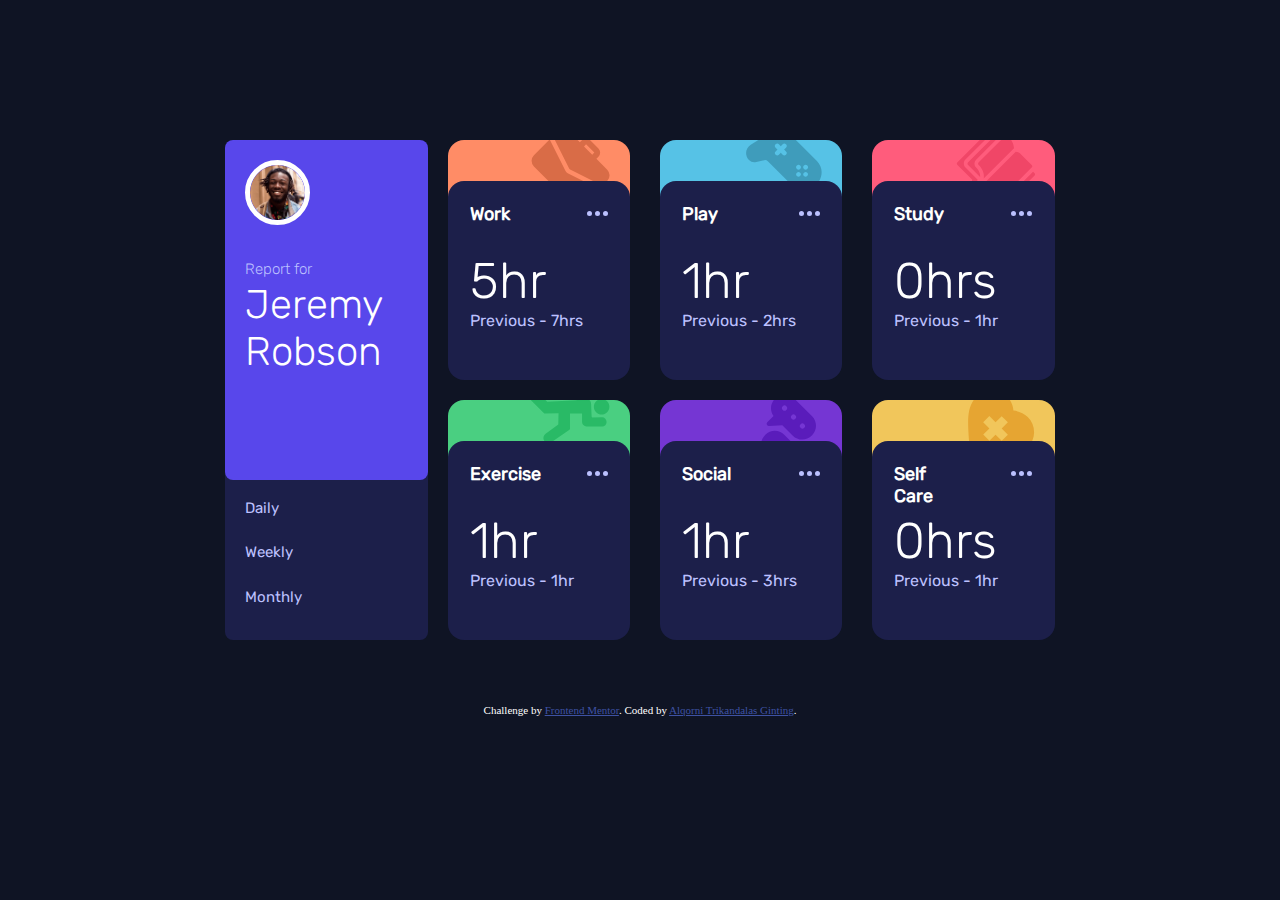
<file: index.html>
<!DOCTYPE html>
<html lang="en">
<head>
  <meta charset="UTF-8">
  <meta name="viewport" content="width=device-width, initial-scale=1.0"> <!-- displays site properly based on user's device -->

  <link rel="icon" type="image/png" sizes="32x32" href="./images/favicon-32x32.png">
  <link rel="stylesheet" href="style.css">
  <title>Frontend Mentor | Time tracking dashboard</title>

</head>
<body>
  <div class="bigcontainer" id="card01">
    <header>
      <div class="headercontainer">
        <img src="images/image-jeremy.png" alt="Avatar Image">
        <div class="nameContainer">
          <h1>Report for</h1>
          <h2>Jeremy Robson</h2>
        </div>
      </div>
      <ol>
        <li><button type="button" id="dailyButton">Daily</button></li>
        <li><button type="button" id="weeklyButton">Weekly</button></li>
        <li><button type="button" id="monthlyButton">Monthly</button></li>
      </ol>
    </header>
    <main>
      <section>
        <div class="background" id="card02">
        </div>
          <div class="card">
            <h3>Work</h3>
            <button>
              <svg width="21" height="5" xmlns="http://www.w3.org/2000/svg"><path d="M2.5 0a2.5 2.5 0 1 1 0 5 2.5 2.5 0 0 1 0-5Zm8 0a2.5 2.5 0 1 1 0 5 2.5 2.5 0 0 1 0-5Zm8 0a2.5 2.5 0 1 1 0 5 2.5 2.5 0 0 1 0-5Z" fill="#BBC0FF" fill-rule="evenodd"/></svg>
            </button>
            <h4 id="card0">5hr</h4> <!-- daily -->
            <span id="cardPrevious0">Previous - 7hrs</span> <!-- daily -->
            <!-- 32hrs --> <!-- weekly -->
            <!-- Previous - 36hrs --> <!-- weekly -->
           <!--  103hrs --> <!-- monthly -->
            <!-- Previous - 128hrs --> <!-- monthly -->
          </div>
      </section>
      <section>
        <div class="background" id="card03">
        </div>
          <div class="card">
            <h3>Play</h3>
            <button>
              <svg width="21" height="5" xmlns="http://www.w3.org/2000/svg"><path d="M2.5 0a2.5 2.5 0 1 1 0 5 2.5 2.5 0 0 1 0-5Zm8 0a2.5 2.5 0 1 1 0 5 2.5 2.5 0 0 1 0-5Zm8 0a2.5 2.5 0 1 1 0 5 2.5 2.5 0 0 1 0-5Z" fill="#BBC0FF" fill-rule="evenodd"/></svg>
            </button>
            <h4 id="card1">1hr</h4> <!-- daily -->
            <span id="cardPrevious1">Previous - 2hrs</span> <!-- daily -->
            <!-- 10hrs --> <!-- weekly -->
            <!--  Previous - 8hrs--> <!-- weekly -->
           <!--  23hrs --> <!-- monthly -->
            <!-- Previous - 29hrs --> <!-- monthly -->
          </div>
      </section>
      <section>
        <div class="background" id="card04">
        </div>
          <div class="card">
            <h3>Study</h3>
            <button>
              <svg width="21" height="5" xmlns="http://www.w3.org/2000/svg"><path d="M2.5 0a2.5 2.5 0 1 1 0 5 2.5 2.5 0 0 1 0-5Zm8 0a2.5 2.5 0 1 1 0 5 2.5 2.5 0 0 1 0-5Zm8 0a2.5 2.5 0 1 1 0 5 2.5 2.5 0 0 1 0-5Z" fill="#BBC0FF" fill-rule="evenodd"/></svg>
            </button>
            <h4 id="card2">0hrs</h4> <!-- daily -->
            <span id="cardPrevious2">Previous - 1hr</span> <!-- daily -->
            <!-- 4hrs --> <!-- weekly -->
           <!--  Previous - 7hrs --> <!-- weekly -->
            <!-- 13hrs --> <!-- monthly -->
            <!-- Previous - 19hrs --> <!-- monthly -->
          </div>
      </section>
      <section>
        <div class="background" id="card05">
        </div>
          <div class="card">
            <h3>Exercise</h3>
            <button>
              <svg width="21" height="5" xmlns="http://www.w3.org/2000/svg"><path d="M2.5 0a2.5 2.5 0 1 1 0 5 2.5 2.5 0 0 1 0-5Zm8 0a2.5 2.5 0 1 1 0 5 2.5 2.5 0 0 1 0-5Zm8 0a2.5 2.5 0 1 1 0 5 2.5 2.5 0 0 1 0-5Z" fill="#BBC0FF" fill-rule="evenodd"/></svg>
            </button>
            <h4 id="card3">1hr</h4> <!-- daily -->
            <span id="cardPrevious3">Previous - 1hr</span> <!-- daily -->
            <!-- 4hrs --> <!-- weekly -->
           <!--  Previous - 5hrs --> <!-- weekly -->
            <!-- 11hrs --> <!-- monthly -->
            <!-- Previous - 18hrs --> <!-- monthly -->
          </div>
      </section>
      <section>
        <div class="background" id="card06">
        </div>
          <div class="card">
            <h3>Social</h3>
            <button>
              <svg width="21" height="5" xmlns="http://www.w3.org/2000/svg"><path d="M2.5 0a2.5 2.5 0 1 1 0 5 2.5 2.5 0 0 1 0-5Zm8 0a2.5 2.5 0 1 1 0 5 2.5 2.5 0 0 1 0-5Zm8 0a2.5 2.5 0 1 1 0 5 2.5 2.5 0 0 1 0-5Z" fill="#BBC0FF" fill-rule="evenodd"/></svg>
            </button>
            <h4 id="card4">1hr</h4> <!-- daily -->
            <span id="cardPrevious4">Previous - 3hrs</span> <!-- daily -->
            <!-- 5hrs --> <!-- weekly -->
            <!-- Previous - 10hrs --> <!-- weekly -->
            <!-- 21hrs --> <!-- monthly -->
            <!-- Previous - 23hrs --> <!-- monthly -->
          </div>
      </section>
      <section>
        <div class="background" id="card07">
        </div>
          <div class="card">
            <h3>Self Care</h3>
            <button>
              <svg width="21" height="5" xmlns="http://www.w3.org/2000/svg"><path d="M2.5 0a2.5 2.5 0 1 1 0 5 2.5 2.5 0 0 1 0-5Zm8 0a2.5 2.5 0 1 1 0 5 2.5 2.5 0 0 1 0-5Zm8 0a2.5 2.5 0 1 1 0 5 2.5 2.5 0 0 1 0-5Z" fill="#BBC0FF" fill-rule="evenodd"/></svg>
            </button>
            <h4 id="card5">0hrs</h4> <!-- daily -->
            <span id="cardPrevious5">Previous - 1hr</span> <!-- daily -->

          </div>
      </section>
    </main>
    <footer class="attribution">
      Challenge by <a href="https://www.frontendmentor.io?ref=challenge" target="_blank">Frontend Mentor</a>. 
      Coded by <a href="#">Alqorni Trikandalas Ginting</a>.
    </footer>
  </div>
  <script src="main.js"></script>
</body>
</html>
</file>
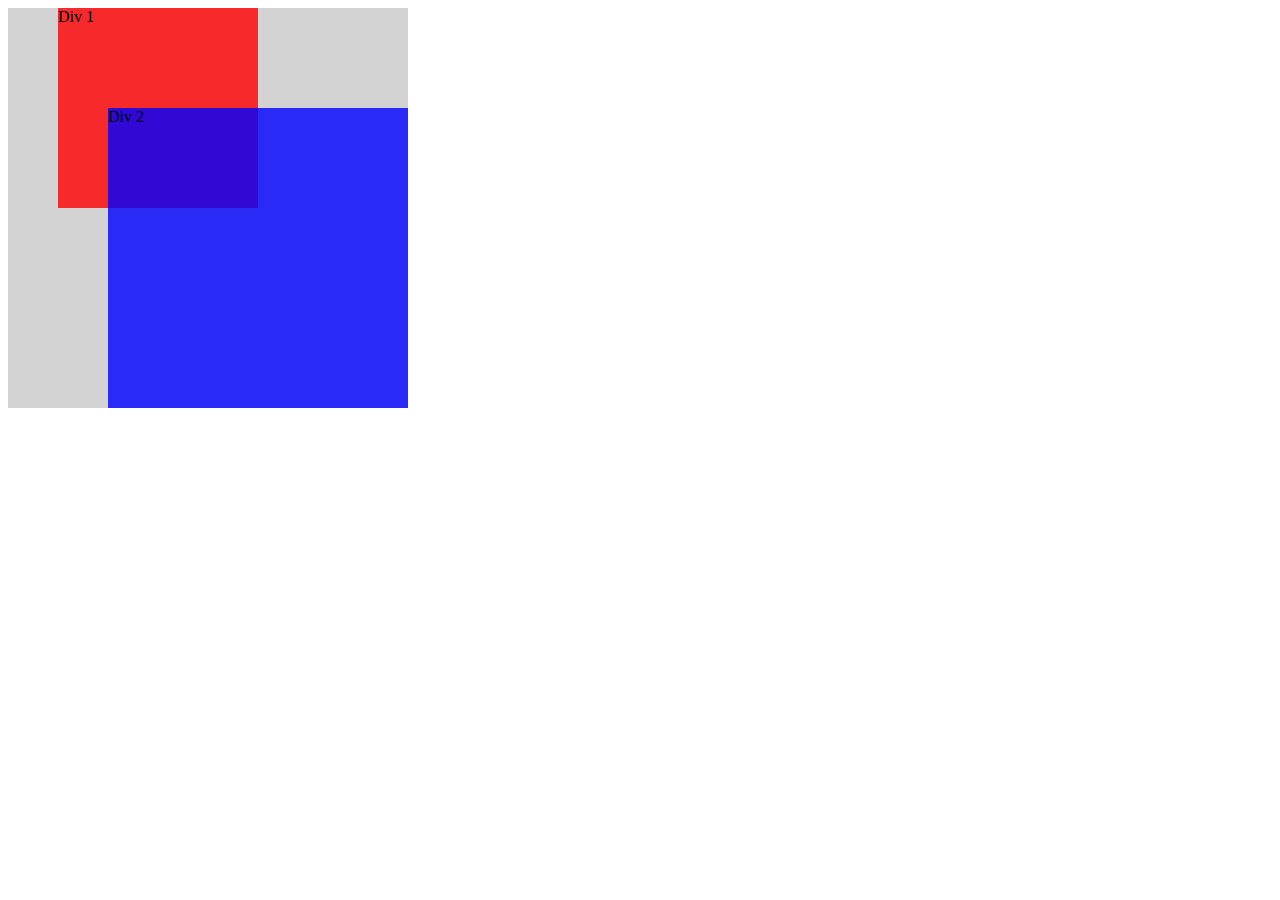
<file: Untitled-1.html>
<!DOCTYPE html>
<html lang="en">
<head>
    <meta charset="UTF-8">
    <meta name="viewport" content="width=device-width, initial-scale=1.0">
    <title>Shadow Box with Image</title>
    <style>
        .container {
            position: relative; /* Establishes a containing block for absolute positioning */
            width: 400px;
            height: 400px;
            background: lightgray;
            overflow: hidden; /* Ensures content doesn't overflow */
            }

            .div1 {
            position: absolute; /* Allows positioning relative to the container */
            top: 0px; /* Adjust to position Div 1 */
            left: 50px;
            width: 200px;
            height: 200px;
            background: rgba(255, 0, 0, 0.8); /* Semi-transparent red */
            z-index: 1; /* Ensures it appears above Div 2 */
            }

            .div2 {
            position: absolute; /* Allows positioning relative to the container */
            top: 100px; /* Adjust to position Div 2 */
            left: 100px;
            width: 300px;
            height: 300px;
            background: rgba(0, 0, 255, 0.8); /* Semi-transparent blue */
            z-index: 2; /* Ensures it appears below Div 1 */
            }

    </style>
</head>
<body>
    <div class="container">
        <div class="div1">Div 1</div>
        <div class="div2">Div 2</div>
      </div>
      
</body>
</html>
</file>
<file: style.css>
*{
    padding: 0;
    margin: 0;
    box-sizing: border-box;
}

@font-face {
    font-family: "Rubik";
    src: url("Barlow_Semi_Condensed,Rubik/Rubik/static/Rubik-Regular.ttf") format("truetype");
    font-style: normal;
}
@font-face {
    font-family: "Rubik Light";
    src: url("Barlow_Semi_Condensed,Rubik/Rubik/static/Rubik-Light.ttf") format("truetype");
}

.attribution {
    font-size: 11px; text-align: center; 
}
.attribution a {
    color: hsl(228, 45%, 44%);
}


body{
    background-color: hsl(226, 43%, 10%);
    height: 100vh;
    color: white;
}

main{
    display: flex;
    flex-flow: row wrap;
    justify-content: center;
    gap: 20px;
}

section{
    border-radius: 1rem;
    width: 340px;
    height: 180px;
    position: relative;
    overflow: hidden;   
}

.bigcontainer{
    display: flex;
    flex-flow: row wrap;
    justify-content: center;
    gap: 20px
}
.background{
    position: absolute;
    z-index: 1;
    height: 35%;
    width: 100%;
}

.headercontainer{
    position: absolute;
    z-index: 2;
    height: 75%;
    background-color:hsl(246, 80%, 60%);
    width: 100%;
    border-radius: 0.5rem;  
    display: grid;
    justify-content: center;
    align-items: center;
    grid-template-columns: 70px 200px;
    gap: 20px;
}
.nameContainer{
    display: flex;
    flex-direction: column;
    gap: 3px;
}

h3{
    font-family: "Rubik";
    font-size: 18px;
    color: white;
    font-weight: 600;
}
h4{
    color: white;
    font-weight: 400;
    font-family: "Rubik Light";
    font-size: 40px;
    align-self: flex-end;
}
#card02 {
    background: hsl(15, 100%, 70%) url('images/icon-work.svg') no-repeat top -11px right 20px;
}

#card03{
    background: hsl(195, 74%, 62%) url('images/icon-play.svg') no-repeat top -11px right 20px;
}

#card04{
    background: hsl(348, 100%, 68%) url('images/icon-study.svg') no-repeat top -11px right 20px;
}

#card05{
    background: hsl(145, 58%, 55%) url('images/icon-exercise.svg') no-repeat top -11px right 20px;
}

#card06{
    background: hsl(264, 64%, 52%) url('images/icon-social.svg') no-repeat top -11px right 20px;
}

#card07{
    background: hsl(43, 84%, 65%) url('images/icon-self-care.svg') no-repeat top -11px right 20px;
}

header{
    position: relative;
    width: 340px;
    height: 150px;
    border-radius: 0.5rem;
    margin-top: 60px;
    margin-bottom: 20px;
}
h1{
    font-family: "Rubik Light";
    font-weight: 300;
    font-size: 15px;
    color: hsl(236, 100%, 87%);
}
h2{
    font-family: "Rubik Light";
    font-weight: 300;
    font-size: 25px;
    color: hsl(0, 0%, 100%);
    font-weight: 300;
}
ol{
    height: 40%;
    width: 100%;
    position: absolute;
    z-index: 1;
    top: 73%;
    display: flex;
    justify-content: space-around;
    align-items: center;
    background-color: hsl(235, 46%, 20%);
    border-bottom-left-radius: inherit;
    border-bottom-right-radius: inherit;
    font-family: "Rubik";
    
}
ol button{
    color: hsl(236, 100%, 87%);
    width: 100%;
    font-family: "Rubik";
    font-weight: 500;
}

li {
    display: flex;
    flex-direction: column;
    list-style-type: none;
    font-size: 15px;
}

li button{
    font-size: inherit;
}
li:hover button{
    color: hsl(0, 0%, 100%);
}

.card{
    position: absolute;
    top: 23%;
    height: 70%;
    background-color: hsl(235, 46%, 20%);
    z-index: 2;
    border-radius: 1rem;
    width: 100%;
    display: grid;
    grid-template-columns: 1fr 1fr;
    grid-template-rows: 18px 40px;
    column-gap: 20%;
    row-gap: 20%;
    padding: 6%;
    
}

button{
    width: 22px;
    background: none; /* Remove default background */
    border: none; /* Remove default border */
    padding: 0; /* Remove padding */
    cursor: pointer; /* Change the cursor to a pointer on hover */
    justify-self: right;
}
span{
    font-family: "Rubik";
    align-self: flex-end;
    justify-self: right;
    color: hsl(236, 100%, 87%);
    font-weight: 300;

}
button svg:hover path{
    fill: white;
    color: white;
}

img{
    object-fit: contain;
    width: 100%;
    height: auto;
    border: 5px solid white;
    border-radius: 50%;
    size: 30%;
}

.card:hover{
    background-color: hsl(235, 45%, 61%);
}

@media screen and (min-width: 1000px) {
    body {
        display: flex; /* Use flexbox for centering */
        justify-content: center; /* Center horizontally */
        align-items: center; /* Center vertically */
        height: 100vh; /* Full viewport height */
        margin: 0; /* Remove default body margin */
        padding: 0 9%;
    }
    .bigcontainer {
        display: grid;
        justify-content: center;
        align-items: center;
        grid-template-columns: 1fr 3fr; /* Define two columns: 1 fraction and 3 fractions */
        grid-template-rows: 500px 100px; /* Set the row height to 400px */
    }
    header {
        margin: 0;
        grid-row: 1 / 2;
        height: 100%;
    }
    footer{
        grid-column: 1/-1;
    }
    main{
        column-gap: 30px;
        row-gap: 20px;
        grid-row: 1/2;
    }
    section{
        width: 30%;
        height: 240px;
    }
    .card{
        top: 17%;
        height: 86%;
        padding: 12%;
        grid-template-rows: 18px 1fr 1fr;
        row-gap: 0;
        column-gap: 0;
    }
    header{
        width: 22.5vh;
    }
    ol{
        flex-direction: column;
        align-items: flex-start;
        padding: 10%;
        top: 65%;
        height: 35%;
    }

    .headercontainer{
        display: flex;
        flex-direction: column;
        align-items: flex-start;
        justify-content: flex-start;
        padding: 10%;
        gap: 35px;
        height: 68%;
    }
    img{
        width: 40%;
    }
    h2{
        font-size: 40px;
    }
    h4{
       margin-top: 30px;
       font-size: 50px;
       grid-column: 1/-1;
    }
    span{
        grid-column: 1/3;
        align-self: flex-start;
        justify-self: flex-start;
    }

}
</file>
